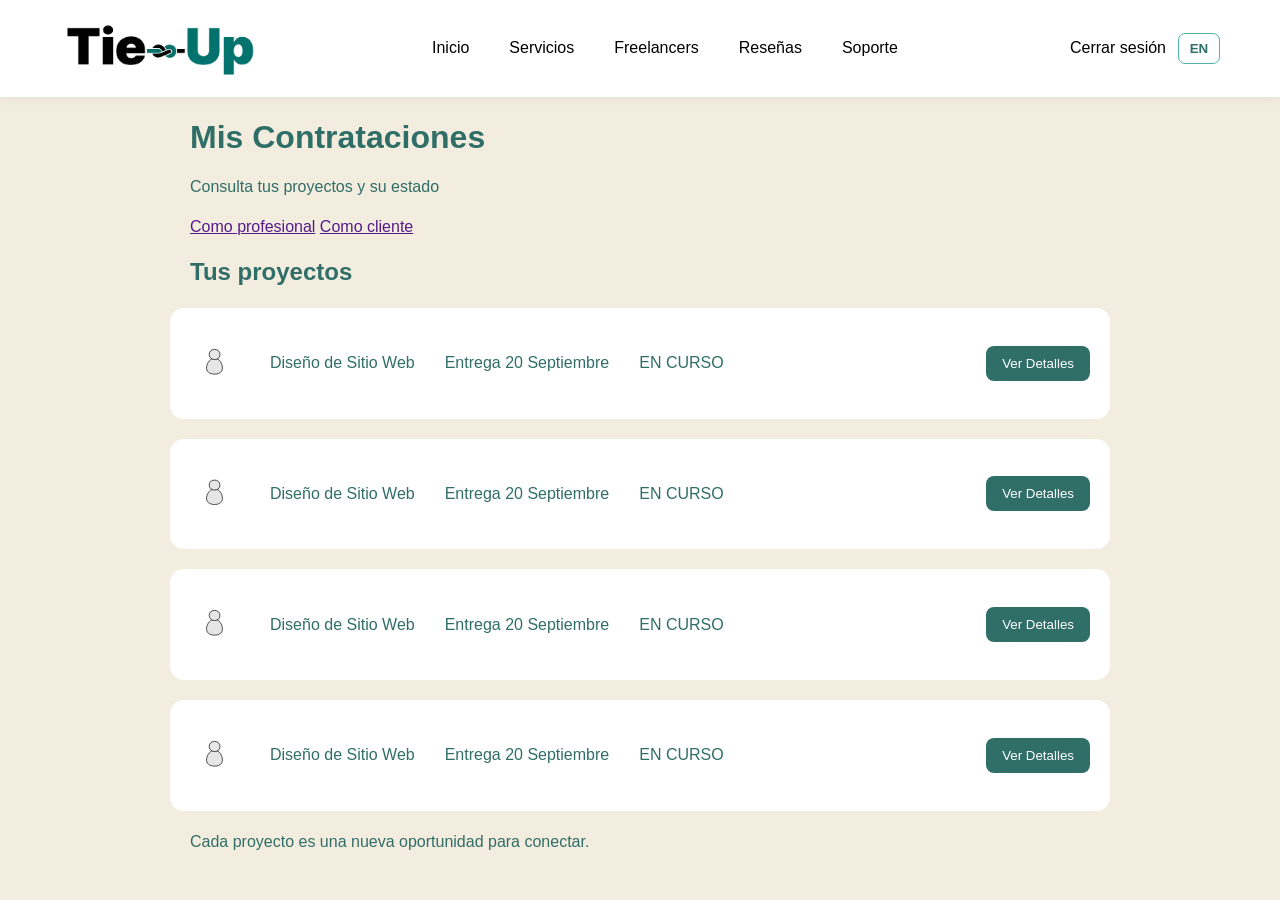
<file: html/contrataciones.html>
<!doctype html>
<html lang="es">
  <head>
    <meta charset="UTF-8" />
    <meta name="viewport" content="width=device-width, initial-scale=1.0" />
    <title data-i18n="mis-contrataciones">Mis Contrataciones</title>
    <link rel="icon" type="image/png" href="../src/img/logo-tie-up-transparente.png" />
    <link rel="stylesheet" href="../css/MisContrataciones.css?v=20261026-2" />
    <link rel="stylesheet" href="../css/navbar.css?v=20261026-2" />
  </head>
  <body class="page-with-navbar">
    <header class="site-header">
      <nav class="navBar">
        <div class="logo">
          <img
            src="../src/img/logo-tie-up-transparente.png"
            alt="Logo de Tie-Up"
          />
        </div>

        <div class="navLinks">
          <ul>
            <li><a href="index.html"><span data-i18n="inicio">Inicio</span></a></li>
            <li><a href="index.html#servicios"><span data-i18n="servicios">Servicios</span></a></li>
            <li><a href="index.html#freelancers"><span data-i18n="freelancers">Freelancers</span></a></li>
            <li><a href="index.html#resenas"><span data-i18n="resenas">Reseñas</span></a></li>
            <li><a href="soporte.html"><span data-i18n="soporte">Soporte</span></a></li>
          </ul>
        </div>

        <div class="navSession">
          <a href="../php/logout.php"><span data-i18n="cerrar-sesion">Cerrar sesión</span></a>
        </div>
        <button class="menu-hamburguesa" type="button" aria-label="Abrir menú" aria-expanded="false">☰</button>
      </nav>
    </header>

    <h1><span data-i18n="mis-contrataciones">Mis Contrataciones</span></h1>
    <p><span data-i18n="consulta-tus-proyectos-y-su-estado">Consulta tus proyectos y su estado</span></p>

    <div>
      <a href=""><span data-i18n="como-profesional">Como profesional</span></a>
      <a href=""><span data-i18n="como-cliente">Como cliente</span></a>
    </div>

    <h2><span data-i18n="tus-proyectos">Tus proyectos</span></h2>
    <div class="proyecto">
      <img src="../src/img/clker-free-vector-images-avatar-294480.svg?v=20261026-2" alt="Foto de perfil" />
      <p><span data-i18n="diseno-de-sitio-web">Diseño de Sitio Web</span></p>
      <p><span data-i18n="entrega-20-septiembre">Entrega 20 Septiembre</span></p>

      <p><span data-i18n="en-curso">EN CURSO</span></p>

      <button><span data-i18n="ver-detalles">Ver Detalles</span></button>
    </div>
    <div class="proyecto">
      <img src="../src/img/clker-free-vector-images-avatar-294480.svg?v=20261026-2" alt="Foto de perfil" />
      <p><span data-i18n="diseno-de-sitio-web">Diseño de Sitio Web</span></p>
      <p><span data-i18n="entrega-20-septiembre">Entrega 20 Septiembre</span></p>

      <p><span data-i18n="en-curso">EN CURSO</span></p>

      <button><span data-i18n="ver-detalles">Ver Detalles</span></button>
    </div>
    <div class="proyecto">
      <img src="../src/img/clker-free-vector-images-avatar-294480.svg?v=20261026-2" alt="Foto de perfil" />
      <p><span data-i18n="diseno-de-sitio-web">Diseño de Sitio Web</span></p>
      <p><span data-i18n="entrega-20-septiembre">Entrega 20 Septiembre</span></p>

      <p><span data-i18n="en-curso">EN CURSO</span></p>

      <button><span data-i18n="ver-detalles">Ver Detalles</span></button>
    </div>
    <div class="proyecto">
      <img
        id="fotoPerfil"
        src="../src/img/clker-free-vector-images-avatar-294480.svg?v=20261026-2"
        alt="Foto de perfil"
      />
      <p><span data-i18n="diseno-de-sitio-web">Diseño de Sitio Web</span></p>
      <p><span data-i18n="entrega-20-septiembre">Entrega 20 Septiembre</span></p>

      <p><span data-i18n="en-curso">EN CURSO</span></p>

      <button><span data-i18n="ver-detalles">Ver Detalles</span></button>
    </div>

    <p><span data-i18n="cada-proyecto-es-una-nueva-oportunidad-para-conectar">Cada proyecto es una nueva oportunidad para conectar.</span></p>
  </body>
  <script src="../js/navbar.js?v=20261026-2"></script>
  <script src="../js/i18n.js?v=20261104-1"></script>
</html>
</file>
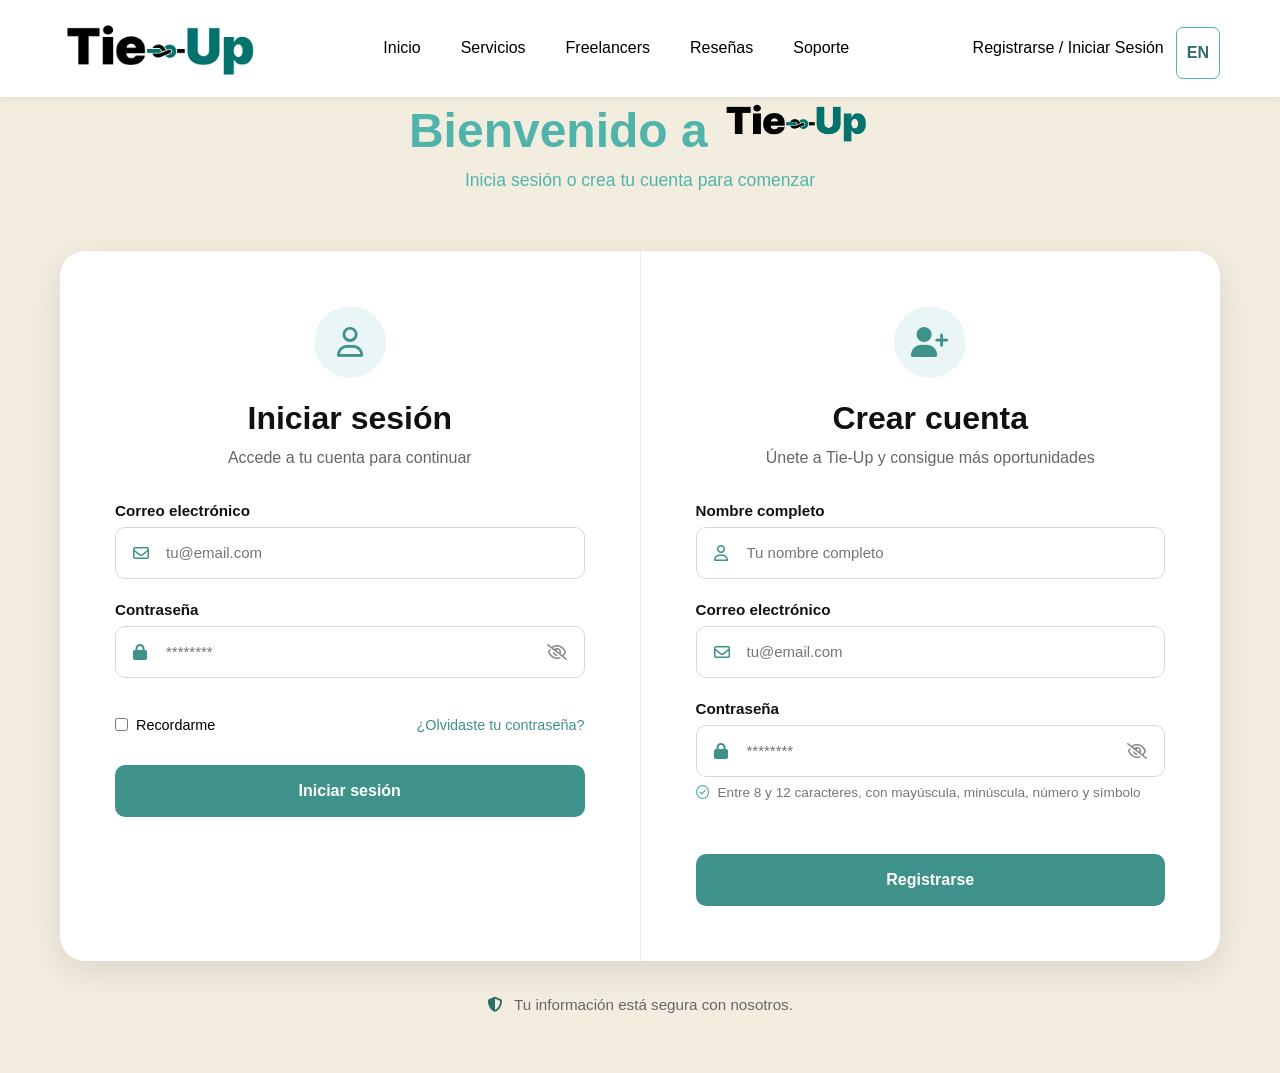
<file: html/login.html>
<!doctype html>
<html lang="es">
  <head>
    <meta charset="UTF-8" />
    <meta name="viewport" content="width=device-width, initial-scale=1.0" />
    <title data-i18n="tie-up-iniciar-sesion">Tie-Up | Iniciar sesión</title>
    <link
      rel="icon"
      type="image/png"
      href="../src/img/logo-tie-up-transparente.png"
    />
    <link
      rel="stylesheet"
      href="https://cdnjs.cloudflare.com/ajax/libs/font-awesome/6.7.2/css/all.min.css"
    />
    <link rel="stylesheet" href="../css/login.css?v=20261104-1" />
    <link rel="stylesheet" href="../css/navbar.css?v=20261026-2" />
  </head>

  <body class="page-with-navbar login-page">
    <header class="site-header">
      <nav class="navBar">
        <div class="logo">
          <img
            src="../src/img/logo-tie-up-transparente.png"
            alt="Logo de Tie-Up"
          />
        </div>

        <div class="navLinks">
          <ul>
            <li><a href="index.html"><span data-i18n="inicio">Inicio</span></a></li>
            <li><a href="index.html#servicios"><span data-i18n="servicios">Servicios</span></a></li>
            <li><a href="index.html#freelancers"><span data-i18n="freelancers">Freelancers</span></a></li>
            <li><a href="index.html#resenas"><span data-i18n="resenas">Reseñas</span></a></li>
            <li><a href="soporte.html"><span data-i18n="soporte">Soporte</span></a></li>
          </ul>
        </div>

        <div class="navSession">
          <a href="login.html"><span data-i18n="registrarse-iniciar-sesion">Registrarse / Iniciar Sesión</span></a>
        </div>
        <button class="menu-hamburguesa" type="button" aria-label="Abrir menú" aria-expanded="false">☰</button>
      </nav>
    </header>

          <section class="titulo">
        <h1><span data-i18n="bienvenido-a">Bienvenido a</span> <img src="../src/img/logo-tie-up-transparente.png" alt=""></h1>

        <p><span data-i18n="inicia-sesion-o-crea-tu-cuenta-para-comenzar">Inicia sesión o crea tu cuenta para comenzar</span></p>
      </section>

    <main class="login">


      <section class="contenedor-login">
        <div class="card login-card">
          <div class="icono-principal">
            <i class="fa-regular fa-user"></i>
          </div>

          <h2><span data-i18n="iniciar-sesion">Iniciar sesión</span></h2>

          <p><span data-i18n="accede-a-tu-cuenta-para-continuar">Accede a tu cuenta para continuar</span></p>

          <form action="../php/login.php" method="POST">
            <div class="campo">
              <label for="login-email"><span data-i18n="correo-electronico">Correo electrónico</span></label>

              <div class="input-icon">
                <i class="fa-regular fa-envelope"></i>

                <input
                  type="email"
                  id="login-email"
                  name="email"
                  placeholder="tu@email.com" data-i18n="placeholder:tu-email-com"
                  required
                />
              </div>
            </div>

            <div class="campo">
              <label for="login-password"><span data-i18n="contrasena">Contraseña</span></label>

              <div class="input-icon">
                <i class="fa-solid fa-lock"></i>

                <input
                  type="password"
                  id="login-password"
                  name="password"
                  placeholder="********"
                  minlength="8"
                  maxlength="12"
                  required
                />

                <i class="fa-regular fa-eye-slash ojo"></i>
              </div>
            </div>

            <div id="feedback-login" class="feedback"></div>

            <div class="extras">
              <label>
                <input type="checkbox" />

                <span data-i18n="recordarme">Recordarme</span>
              </label>

              <a href="index.html"> <span data-i18n="olvidaste-tu-contrasena">¿Olvidaste tu contraseña?</span> </a>
            </div>

            <button type="submit"><span data-i18n="iniciar-sesion">Iniciar sesión</span></button>
          </form>

        </div>

        <!-- registro -->

        <div class="card registro-card">
          <div class="icono-principal">
            <i class="fa-solid fa-user-plus"></i>
          </div>

          <h2><span data-i18n="crear-cuenta">Crear cuenta</span></h2>

          <p><span data-i18n="unete-a-tie-up-y-consigue-mas-oportunidades">Únete a Tie-Up y consigue más oportunidades</span></p>

          <form action="../php/register.php" method="POST">
            <div class="campo">
              <label for="register-name"><span data-i18n="nombre-completo">Nombre completo</span></label>

              <div class="input-icon">
                <i class="fa-regular fa-user"></i>

                <input
                  type="text"
                  id="register-name"
                  name="name"
                  placeholder="Tu nombre completo" data-i18n="placeholder:tu-nombre-completo"
                  required
                />
              </div>
            </div>

            <div class="campo">
              <label for="register-email"><span data-i18n="correo-electronico">Correo electrónico</span></label>

              <div class="input-icon">
                <i class="fa-regular fa-envelope"></i>

                <input
                  type="email"
                  id="register-email"
                  name="email"
                  placeholder="tu@email.com" data-i18n="placeholder:tu-email-com"
                  required
                />
              </div>
            </div>

            <div class="campo">
              <label for="register-password"><span data-i18n="contrasena">Contraseña</span></label>

              <div class="input-icon">
                <i class="fa-solid fa-lock"></i>

                <input
                  type="password"
                  id="register-password"
                  name="password"
                  placeholder="********"
                  minlength="8"
                  maxlength="12"
                  required
                />

                <i class="fa-regular fa-eye-slash ojo"></i>
              </div>

              <small>
                <i class="fa-regular fa-circle-check"></i>

                Entre 8 y 12 caracteres, con mayúscula, minúscula, número y símbolo
              </small>
            </div>

            <div id="feedback-register" class="feedback"></div>

            <button type="submit"><span data-i18n="registrarse">Registrarse</span></button>
          </form>

        </div>
      </section>

      <p class="seguridad">
        <i class="fa-solid fa-shield-halved"></i>

        <span data-i18n="tu-informacion-esta-segura-con-nosotros">Tu información está segura con nosotros.</span>

    <script src="../js/auth.js?v=20261104-1"></script>
    <script src="../js/navbar.js?v=20261026-2"></script>
    <script src="../js/i18n.js?v=20261104-1"></script>
  </body>
</html>
</file>
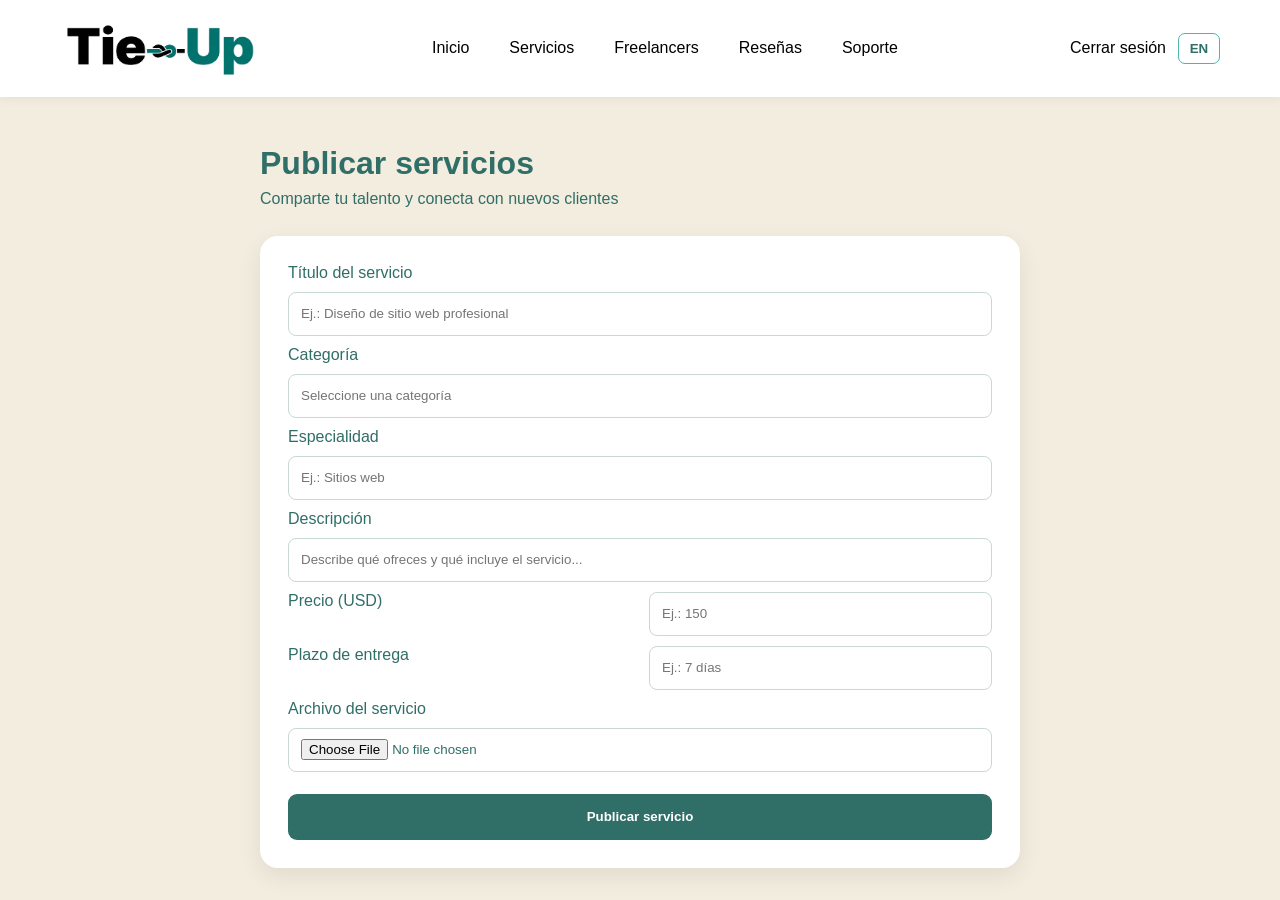
<file: html/mis-servicios.html>
<!doctype html>
<html lang="es">
  <head>
    <meta charset="UTF-8" />
    <meta name="viewport" content="width=device-width, initial-scale=1.0" />
    <title data-i18n="mis-servicios">Mis Servicios</title>
    <link rel="icon" type="image/png" href="../src/img/logo-tie-up-transparente.png" />
    <link rel="stylesheet" href="../css/navbar.css?v=20261026-2" />
    <link rel="stylesheet" href="../css/mis-servicios.css?v=20261026-2" />
  </head>
  <body class="page-with-navbar">
    <header class="site-header">
      <nav class="navBar">
        <div class="logo">
          <img
            src="../src/img/logo-tie-up-transparente.png"
            alt="Logo de Tie-Up"
          />
        </div>

        <div class="navLinks">
          <ul>
            <li><a href="index.html"><span data-i18n="inicio">Inicio</span></a></li>
            <li><a href="index.html#servicios"><span data-i18n="servicios">Servicios</span></a></li>
            <li><a href="index.html#freelancers"><span data-i18n="freelancers">Freelancers</span></a></li>
            <li><a href="index.html#resenas"><span data-i18n="resenas">Reseñas</span></a></li>
            <li><a href="soporte.html"><span data-i18n="soporte">Soporte</span></a></li>
          </ul>
        </div>

        <div class="navSession">
          <a href="../php/logout.php"><span data-i18n="cerrar-sesion">Cerrar sesión</span></a>
        </div>
        <button class="menu-hamburguesa" type="button" aria-label="Abrir menú" aria-expanded="false">☰</button>
      </nav>
    </header>

    <h2><span data-i18n="publicar-servicios-2">Publicar servicios</span></h2>
    <p><span data-i18n="comparte-tu-talento-y-conecta-con-nuevos-clientes">Comparte tu talento y conecta con nuevos clientes</span></p>

    <form method="POST">
      <label for="service-title"><span data-i18n="titulo-del-servicio">Título del servicio</span></label>
      <input id="service-title" name="title" type="text" placeholder="Ej.: Diseño de sitio web profesional" data-i18n="placeholder:ej-diseno-de-sitio-web-profesional" />

      <label for="service-category"><span data-i18n="categoria">Categoría</span></label>
      <input id="service-category" name="category" type="text" placeholder="Seleccione una categoría" data-i18n="placeholder:seleccione-una-categoria" />

      <label for="service-specialty"><span data-i18n="especialidad">Especialidad</span></label>
      <input id="service-specialty" name="specialty" type="text" placeholder="Ej.: Sitios web" data-i18n="placeholder:ej-sitios-web" />

      <label for="service-description"><span data-i18n="descripcion">Descripción</span></label>
      <input
        id="service-description"
        name="description"
        type="text"
        placeholder="Describe qué ofreces y qué incluye el servicio..." data-i18n="placeholder:describe-que-ofreces-y-que-incluye-el-servicio"
      />

      <div>
        <label for="service-price"><span data-i18n="precio-usd">Precio (USD)</span></label>
        <input id="service-price" name="price" type="number" min="0" placeholder="Ej.: 150" data-i18n="placeholder:ej-150" />

        <label for="delivery-time"><span data-i18n="plazo-de-entrega">Plazo de entrega</span></label>
        <input id="delivery-time" name="delivery_time" type="text" placeholder="Ej.: 7 días" data-i18n="placeholder:ej-7-dias" />
      </div>

      <label for="service-file"><span data-i18n="archivo-del-servicio">Archivo del servicio</span></label>
      <input id="service-file" name="service_file" type="file" />
      <button type="submit"><span data-i18n="publicar-servicio">Publicar servicio</span></button>
    </form>
  </body>
  <script src="../js/navbar.js?v=20261026-2"></script>
  <script src="../js/i18n.js?v=20261104-1"></script>
</html>
</file>
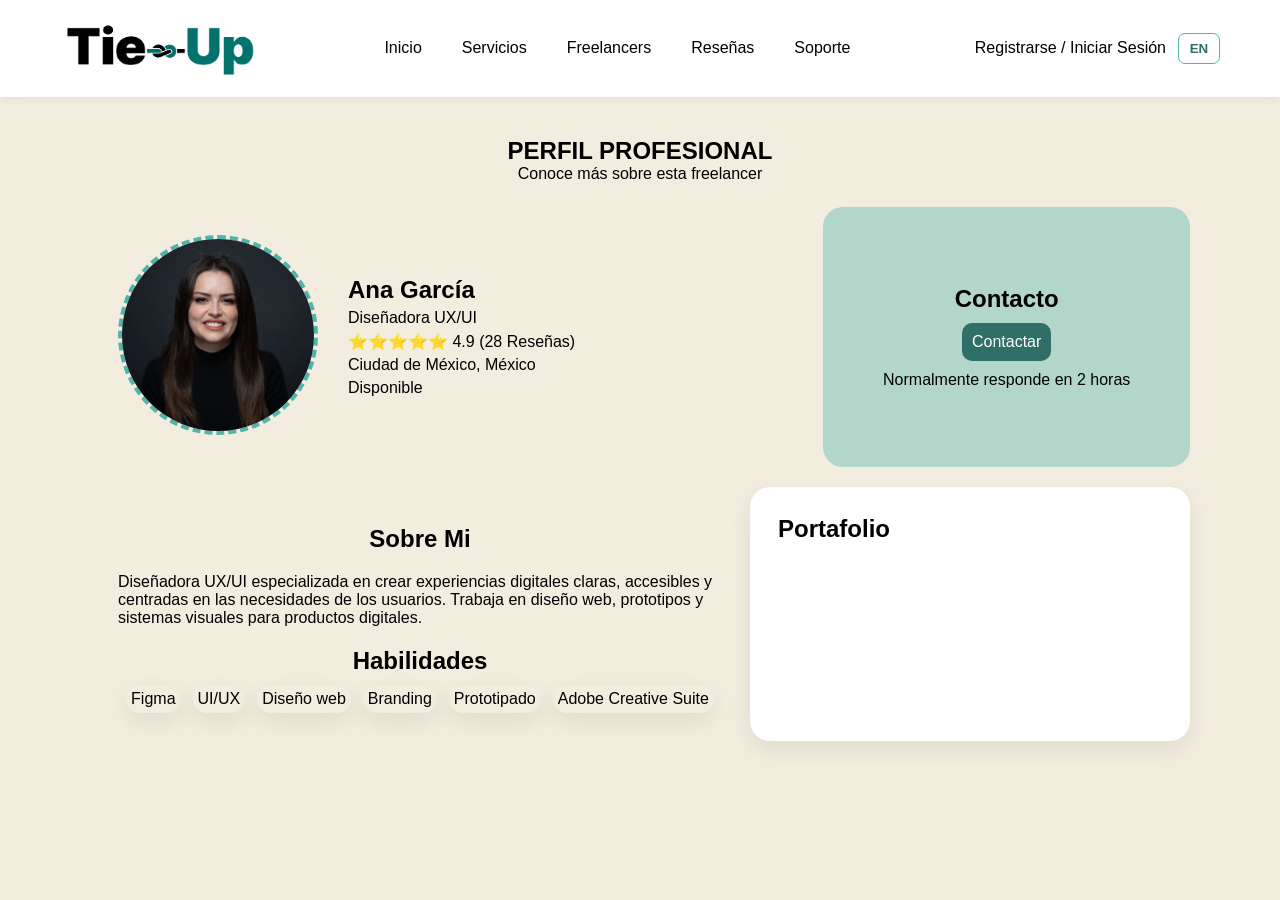
<file: html/perfil-ana.html>
<!doctype html>
<html lang="es">
  <head>
    <meta charset="UTF-8" />
    <meta name="viewport" content="width=device-width, initial-scale=1.0" />
    <title data-i18n="ana-garcia-2">Ana Garcia</title>
    <link
      rel="icon"
      type="image/png"
      href="../src/img/logo-tie-up-transparente.png"
    />
    <link rel="stylesheet" href="../css/perfil-ana.css?v=20261026-2" />
    <link rel="stylesheet" href="../css/navbar.css?v=20261026-2" />
  </head>
  <body class="page-with-navbar">
    <header class="site-header">
      <nav class="navBar">
        <div class="logo">
          <img
            src="../src/img/logo-tie-up-transparente.png"
            alt="Logo de Tie-Up"
          />
        </div>

        <div class="navLinks">
          <ul>
            <li><a href="index.html"><span data-i18n="inicio">Inicio</span></a></li>
            <li><a href="index.html#servicios"><span data-i18n="servicios">Servicios</span></a></li>
            <li><a href="index.html#freelancers"><span data-i18n="freelancers">Freelancers</span></a></li>
            <li><a href="index.html#resenas"><span data-i18n="resenas">Reseñas</span></a></li>
            <li><a href="soporte.html"><span data-i18n="soporte">Soporte</span></a></li>
          </ul>
        </div>

        <div class="navSession">
          <a href="login.html"><span data-i18n="registrarse-iniciar-sesion">Registrarse / Iniciar Sesión</span></a>
        </div>
        <button class="menu-hamburguesa" type="button" aria-label="Abrir menú" aria-expanded="false">☰</button>
      </nav>
    </header>

    <section class="title">
      <h1><span data-i18n="perfil-profesional">PERFIL PROFESIONAL</span></h1>
      <p><span data-i18n="conoce-mas-sobre-esta-freelancer">Conoce más sobre esta freelancer</span></p>
    </section>

    <section class="perfilContainer">
      <div class="box1-box2">
        <div id="box1">
          <div>
            <img
              src="../src/img/pexels-ilayda0700-36593089.jpg?v=20261026-2"
              alt="Img Perfil Ana"
            />
          </div>
          <div id="box1txt">
            <h2><span data-i18n="ana-garcia">Ana García</span></h2>
            <p><span data-i18n="disenadora-ux-ui">Diseñadora UX/UI</span></p>
            <p><span data-i18n="4-9-28-resenas">⭐⭐⭐⭐⭐ 4.9 (28 Reseñas)</span></p>
            <p><span data-i18n="ciudad-de-mexico-mexico">Ciudad de México, México</span></p>
            <p><span data-i18n="disponible">Disponible</span></p>
          </div>
        </div>
        <div id="box2">
          <h2><span data-i18n="contacto">Contacto</span></h2>
          <a href="mailto:tieupinfo@gmail.com"><span data-i18n="contactar">Contactar</span></a>
          <p><span data-i18n="normalmente-responde-en-2-horas">Normalmente responde en 2 horas</span></p>
        </div>
      </div>
      <div class="box3-box4">
        <div id="box3">
          <h2><span data-i18n="sobre-mi">Sobre Mi</span></h2>
          <p>
            <span data-i18n="disenadora-ux-ui-especializada-en-crear-experiencias-digitales-c">Diseñadora UX/UI especializada en crear experiencias digitales claras, accesibles y centradas en las necesidades de los usuarios. Trabaja en diseño web, prototipos y sistemas visuales para productos digitales.</span>
          </p>

          <h2><span data-i18n="habilidades">Habilidades</span></h2>
          <div id="box3span">
            <span class="skill"><span data-i18n="figma">Figma</span></span>
            <span class="skill"><span data-i18n="ui-ux">UI/UX</span></span>
            <span class="skill"><span data-i18n="diseno-web">Diseño web</span></span>
            <span class="skill"><span data-i18n="branding">Branding</span></span>
            <span class="skill"><span data-i18n="prototipado">Prototipado</span></span>
            <span class="skill"><span data-i18n="adobe-creative-suite">Adobe Creative Suite</span></span>
          </div>
        </div>

        <div id="box4">
          <h2><span data-i18n="portafolio">Portafolio</span></h2>
        </div>
      </div>
    </section>
  </body>
  <script src="../js/navbar.js?v=20261026-2"></script>
  <script src="../js/i18n.js?v=20261104-1"></script>
</html>
</file>
<file: css/MisContrataciones.css>
body {
  margin: 0;
  background-color: #f3eddf;
  color: #306e68;
  font-family: Arial, Helvetica, sans-serif;
}

.proyecto {
  display: flex;
  align-items: center;
  gap: 30px;
  margin: 20px auto;
  padding: 20px;
  width: min(900px, calc(100% - 40px));
  background: #ffffff;
  border-radius: 14px;
}

.proyecto img,
#fotoPerfil {
  width: 50px;
}

.proyecto button {
  margin-left: auto;
  padding: 10px 16px;
  border: 0;
  border-radius: 8px;
  background: #306e68;
  color: #ffffff;
}

body > h1,
body > h2,
body > p,
body > div:not(.proyecto) {
  width: min(900px, calc(100% - 40px));
  margin: 22px auto;
}

@media (max-width: 650px) {
  .proyecto {
    flex-direction: column;
    align-items: flex-start;
    gap: 10px;
  }

  .proyecto button {
    width: 100%;
    margin-left: 0;
  }
}
</file>
<file: css/navbar.css>
.site-header {
  width: 100%;
  background-color: var(--blanco, #ffffff);
  box-shadow: 0 2px 10px rgba(0, 0, 0, 0.06);
  position: relative;
  z-index: 10;
}

.site-header,
.site-header * {
  box-sizing: border-box;
}

.menu-hamburguesa {
  display: none;
  width: auto;
  height: auto;
  margin: 0;
  padding: 8px 10px;
  border: 0;
  border-radius: 8px;
  background: var(--verdeOscuro, #306e68);
  color: #fff;
  font-size: 1.35rem;
  cursor: pointer;
  line-height: 1;
  transform: none;
}

.menu-hamburguesa:hover {
  background: var(--verdeMedio, #3f928a);
  transform: none;
}

.page-with-navbar {
  display: block;
  min-height: 100vh;
  padding: 0;
}

.navBar {
  width: 100%;
  min-height: 90px;
  display: flex;
  justify-content: space-between;
  align-items: center;
  gap: 30px;
  padding: 15px 60px;
  background-color: var(--blanco, #ffffff);
  font-family: Arial, Helvetica, sans-serif;
}

.navBar .logo {
  display: flex;
  align-items: center;
}

.navBar .logo img {
  width: 200px;
  height: auto;
  display: block;
}

.navBar ul {
  display: flex;
  align-items: center;
  gap: 40px;
  margin: 0;
  padding: 0;
  list-style: none;
}

.navBar a {
  color: black;
  text-decoration: none;
  transition: color 0.3s ease;
}

.navBar a:hover {
  color: var(--verdeClaro, #50b4aa);
}

.navSession {
  white-space: nowrap;
  display: flex;
  align-items: center;
  gap: 12px;
}

#language-toggle {
  min-width: 42px;
  padding: 7px 10px;
  border: 1px solid var(--verdeClaro, #50b4aa);
  border-radius: 7px;
  background: transparent;
  color: var(--verdeOscuro, #306e68);
  font-weight: 700;
  cursor: pointer;
}

#language-toggle:hover {
  background: var(--verdeClaro, #50b4aa);
  color: #fff;
}

.login-page .login,
.support-page .contacto {
  margin: 60px auto;
  padding-right: 20px;
  padding-left: 20px;
}

@media (max-width: 1100px) {
  .navBar {
    position: relative;
    min-height: 72px;
    gap: 16px;
    padding: 12px 24px;
  }

  .navBar .logo img {
    width: 145px;
  }

  .menu-hamburguesa {
    display: block;
    order: 3;
  }

  .navLinks,
  .navSession {
    display: none;
  }

  .navBar.menu-abierto {
    flex-wrap: wrap;
  }

  .navBar.menu-abierto .navLinks,
  .navBar.menu-abierto .navSession {
    display: flex;
    width: 100%;
  }

  .navBar.menu-abierto .navLinks {
    order: 4;
  }

  .navBar.menu-abierto .navSession {
    order: 5;
  }

  .navBar.menu-abierto ul,
  .navBar.menu-abierto .navSession {
    flex-direction: column;
    align-items: stretch;
    gap: 8px;
  }

  .navBar.menu-abierto a,
  .navBar.menu-abierto #language-toggle {
    display: block;
    width: 100%;
    padding: 10px 12px;
    text-align: center;
  }

  .navBar.menu-abierto .navLinks {
    border-top: 1px solid #e8efee;
    padding-top: 10px;
  }
}

@media (max-width: 480px) {
  .navBar {
    padding: 10px 16px;
  }

  .navBar .logo img {
    width: 125px;
  }
}
</file>
<file: css/login.css>
:root {
  --verdeClaro: #50b4aa;
  --verdeMedio: #3f928a;
  --verdeOscuro: #306e68;
  --blanco: #ffffff;
  --pastelClaro: #f3eddf;
  --pastelOscuro: #e5d8ba;
}

* {
  margin: 0;
  padding: 0;
  box-sizing: border-box;
  font-family: Arial, Helvetica, sans-serif;
}

body {
  background: var(--pastelClaro);

  min-height: 100vh;

  display: flex;
  justify-content: center;
  align-items: center;

  padding: 60px 20px;
}

.login {
  width: 100%;
  max-width: 1200px;
}

.titulo {
  text-align: center;

  margin-bottom: 45px;

  display: flex;
  align-items: center;

  flex-direction: column;

  justify-content: center;
  text-align: center;
}

.titulo img {
  width: 150px;
}

.titulo h1 {
  font-size: 3rem;

  color: #111;

  margin-bottom: 12px;

  font-weight: 700;
}

.titulo span {
  color: var(--verdeClaro);
}

.titulo p {
  color: #666;

  font-size: 1.1rem;
}

.contenedor-login {
  background: var(--blanco);

  border-radius: 25px;

  box-shadow: 0 10px 35px rgba(0, 0, 0, 0.1);

  display: flex;

  position: relative;

  overflow: hidden;
}

.card {
  flex: 1;

  padding: 55px;

  display: flex;
  flex-direction: column;
}

.login-card {
  border-right: 1px solid #ececec;
}

.icono-principal {
  width: 72px;
  height: 72px;

  border-radius: 50%;

  background: rgba(80, 180, 170, 0.12);

  color: var(--verdeMedio);

  display: flex;
  justify-content: center;
  align-items: center;

  margin: 0 auto 22px;

  font-size: 30px;
}

.card h2 {
  text-align: center;

  font-size: 2rem;

  margin-bottom: 12px;

  color: #111;
}

.card > p {
  text-align: center;

  color: #666;

  margin-bottom: 35px;
}

.division {
  position: absolute;

  left: 50%;
  top: 50%;

  transform: translate(-50%, -50%);

  width: 56px;
  height: 56px;

  border-radius: 50%;

  background: var(--blanco);

  border: 1px solid #dcdcdc;

  display: flex;
  justify-content: center;
  align-items: center;

  font-weight: bold;

  color: #555;

  box-shadow: 0 4px 10px rgba(0, 0, 0, 0.08);

  z-index: 5;
}

.seguridad {
  text-align: center;

  margin-top: 35px;

  color: #666;

  font-size: 0.95rem;
}

.seguridad i {
  color: var(--verdeOscuro);

  margin-right: 8px;
}

form {
  display: flex;
  flex-direction: column;
  gap: 22px;

  flex: 1;
}

.campo {
  display: flex;
  flex-direction: column;
  gap: 8px;
}

.campo label {
  font-size: 0.95rem;

  font-weight: 600;

  color: #111;
}

.input-icon {
  position: relative;
}

.input-icon input {
  width: 100%;

  height: 52px;

  padding: 0 50px;

  border: 1px solid #d9d9d9;

  border-radius: 10px;

  background: var(--blanco);

  outline: none;

  transition: 0.3s;

  font-size: 15px;
}

.input-icon input:focus {
  border-color: var(--verdeClaro);

  box-shadow: 0 0 0 3px rgba(80, 180, 170, 0.15);
}

.input-icon i:first-child {
  position: absolute;

  left: 18px;
  top: 50%;

  transform: translateY(-50%);

  color: var(--verdeMedio);
}

.ojo {
  position: absolute;

  right: 18px;
  top: 50%;

  transform: translateY(-50%);

  color: #888;

  cursor: pointer;
}

.extras {
  display: flex;

  justify-content: space-between;

  align-items: center;

  font-size: 0.9rem;

  margin-top: -5px;
}

.extras label {
  display: flex;

  align-items: center;

  gap: 8px;

  font-weight: normal;
}

.extras a {
  color: var(--verdeMedio);

  text-decoration: none;

  transition: 0.3s;
}

.extras a:hover {
  color: var(--verdeOscuro);
}

small {
  display: flex;

  align-items: center;

  gap: 8px;

  color: #777;

  font-size: 0.85rem;
}

small i {
  color: var(--verdeClaro);
}

button {
  width: 100%;

  height: 52px;

  border: none;

  border-radius: 10px;

  background: var(--verdeMedio);

  color: var(--blanco);

  font-size: 16px;

  font-weight: 600;

  cursor: pointer;

  transition: 0.3s;

  margin-top: 10px;
}

button:hover {
  background: var(--verdeOscuro);

  transform: translateY(-2px);
}

.feedback.error {
  color: red;
}

.feedback.success {
  color: green;
}

@media (max-width: 900px) {
  .login-page .login {
    margin: 36px auto;
  }

  .contenedor-login {
    flex-direction: column;
  }

  .login-card {
    border-right: 0;
    border-bottom: 1px solid #ececec;
  }

  .card {
    padding: 42px 32px;
  }
}

@media (max-width: 520px) {
  .titulo h1 {
    font-size: 2.1rem;
  }

  .titulo {
    margin-bottom: 28px;
  }

  .card {
    padding: 34px 20px;
  }

  .extras {
    flex-direction: column;
    align-items: stretch;
    gap: 14px;
  }
}
</file>
<file: css/mis-servicios.css>
:root {
  --verde-claro: #50b4aa;
  --verde-oscuro: #306e68;
  --blanco: #ffffff;
  --fondo: #f3eddf;
}

* {
  box-sizing: border-box;
}

body {
  margin: 0;
  background: var(--fondo);
  color: var(--verde-oscuro);
  font-family: Arial, Helvetica, sans-serif;
}

body > h2,
body > p,
body > form {
  width: min(760px, calc(100% - 40px));
  margin-right: auto;
  margin-left: auto;
}

body > h2 {
  margin-top: 48px;
  margin-bottom: 8px;
  font-size: 2rem;
}

body > p {
  margin-top: 0;
  margin-bottom: 28px;
}

body > form {
  display: grid;
  gap: 10px;
  margin-bottom: 48px;
  padding: 28px;
  background: var(--blanco);
  border-radius: 18px;
  box-shadow: 0 8px 25px rgba(0, 0, 0, 0.08);
}

body > form input {
  width: 100%;
  min-height: 44px;
  padding: 10px 12px;
  border: 1px solid #c8d8d6;
  border-radius: 8px;
}

body > form > div {
  display: grid;
  grid-template-columns: 1fr 1fr;
  gap: 10px 18px;
}

body > form button {
  min-height: 46px;
  margin-top: 12px;
  border: 0;
  border-radius: 9px;
  background: var(--verde-oscuro);
  color: var(--blanco);
  font-weight: 700;
  cursor: pointer;
}

body > form button:hover {
  background: var(--verde-claro);
}

@media (max-width: 600px) {
  body > h2 {
    margin-top: 32px;
  }

  body > form {
    padding: 20px;
  }

  body > form > div {
    grid-template-columns: 1fr;
  }
}
</file>
<file: css/perfil-ana.css>
/*========================
    RESET
    ======================*/

* {
  margin: 0;
  padding: 0;
  box-sizing: border-box;
}

/* ===========================
   VARIABLES
=========================== */

:root {
  --verdeClaro: #50b4aa;
  --verdeClaroT: rgba(80, 180, 170, 0.4);
  --verdeMedio: #3f928a;
  --verdeOscuro: #306e68;
  --blanco: #ffffff;
  --pastelClaro: #f3eddf;
  --pastelOscuro: #e5d8ba;
}

/*===========================
    BODY
===========================*/
body {
  background-color: var(--pastelClaro);
  font-family: Arial, Helvetica, sans-serif;
}

/*=======================
    PERFIL
=======================*/

.perfilContainer img {
  width: 200px;
  height: 200px;
  border-radius: 50%;
  object-fit: cover;

  border: 4px dashed var(--verdeClaro);
}

.box1-box2 {
  display: grid;
  grid-template-columns: 2fr 1fr;
}

#box1 {
  display: flex;

  align-items: center;
  justify-content: left;

  gap: 30px;
}

#box1txt {
  display: flex;
  flex-direction: column;
  gap: 5px;
}

#box2 {
  background-color: var(--verdeClaroT);
  border-radius: 20px;

  display: flex;
  flex-direction: column;

  align-items: center;
  justify-content: center;
}

#box2 a {
  background-color: var(--verdeOscuro);
  color: var(--blanco);
  text-decoration: none;

  padding: 10px;
  border-radius: 10px;

  margin: 10px;
}

.box3-box4 {
  display: grid;
  grid-template-columns: 4.5fr 3fr;

  margin-top: 20px;
}

#box3 {
  display: flex;
  flex-direction: column;

  justify-content: center;
  align-items: center;
}

#box3 p {
  width: 100%;
  margin-top: 10px;
  margin-bottom: 10px;
}

#box3 h2 {
  margin: 10px;
}

#box3span {
  display: flex;
  justify-content: center;
  flex-wrap: wrap;
  gap: 12px;
}

#box4 {
  background-color: var(--blanco);
  border-radius: 20px;
  box-shadow: 0 8px 25px rgba(0, 0, 0, 0.08);
}

.skill {
  background-color: var(--pastelClaro);
  box-shadow: 0 8px 25px rgba(0, 0, 0, 0.08);
  border-radius: 20px;
  padding: 5px;
}

.title {
  padding: 40px 20px 24px;
  text-align: center;
}

.perfilContainer {
  width: min(1100px, calc(100% - 40px));
  margin: 0 auto 48px;
}

#box1,
#box2,
#box3,
#box4 {
  padding: 28px;
}

@media (max-width: 800px) {
  .box1-box2,
  .box3-box4 {
    grid-template-columns: 1fr;
  }

  #box1 {
    flex-direction: column;
    justify-content: center;
    text-align: center;
  }

  #box1 img {
    margin: 0;
  }

  #box2 {
    border-radius: 20px;
    margin-top: 20px;
  }
}
</file>
